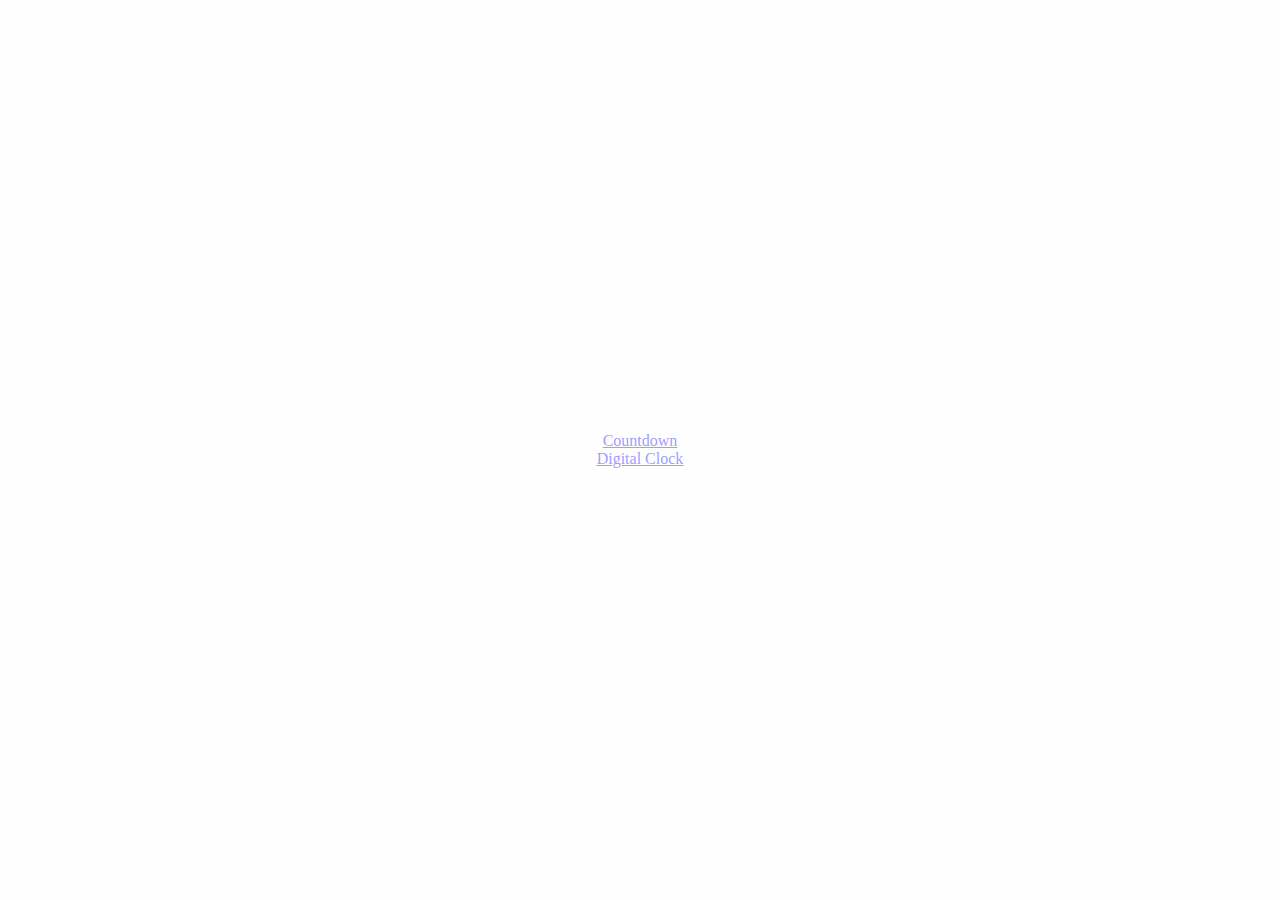
<file: index.html>
<!DOCTYPE html>
<html lang="en">

<head>
    <meta charset="UTF-8">
    <meta name="viewport" content="width=device-width, initial-scale=1.0">
    <title>Tool Kit</title>
    <link rel="shortcut icon" href="favicon.ico" type="image/x-icon">
    <link href="https://cdn.jsdelivr.net/npm/bootstrap@5.0.2/dist/css/bootstrap.min.css" rel="stylesheet" integrity="sha384-EVSTQN3/azprG1Anm3QDgpJLIm9Nao0Yz1ztcQTwFspd3yD65VohhpuuCOmLASjC" crossorigin="anonymous">
    <link rel="stylesheet" href="https://cdn.jsdelivr.net/npm/bootstrap-icons@1.11.3/font/bootstrap-icons.min.css">
    <link rel="stylesheet" href="style.css">
</head>

<body>
    <div id="countdown">
        <a href="./countdown-timer">Countdown</a>
        <a href="./clock">Digital Clock</a>
    </div>

    <!-- JavaScript File -->
    <script src="https://cdn.jsdelivr.net/npm/bootstrap@5.0.2/dist/js/bootstrap.bundle.min.js" integrity="sha384-MrcW6ZMFYlzcLA8Nl+NtUVF0sA7MsXsP1UyJoMp4YLEuNSfAP+JcXn/tWtIaxVXM" crossorigin="anonymous"></script>
    <script src="./index.js"></script>
</body>

</html>
</file>
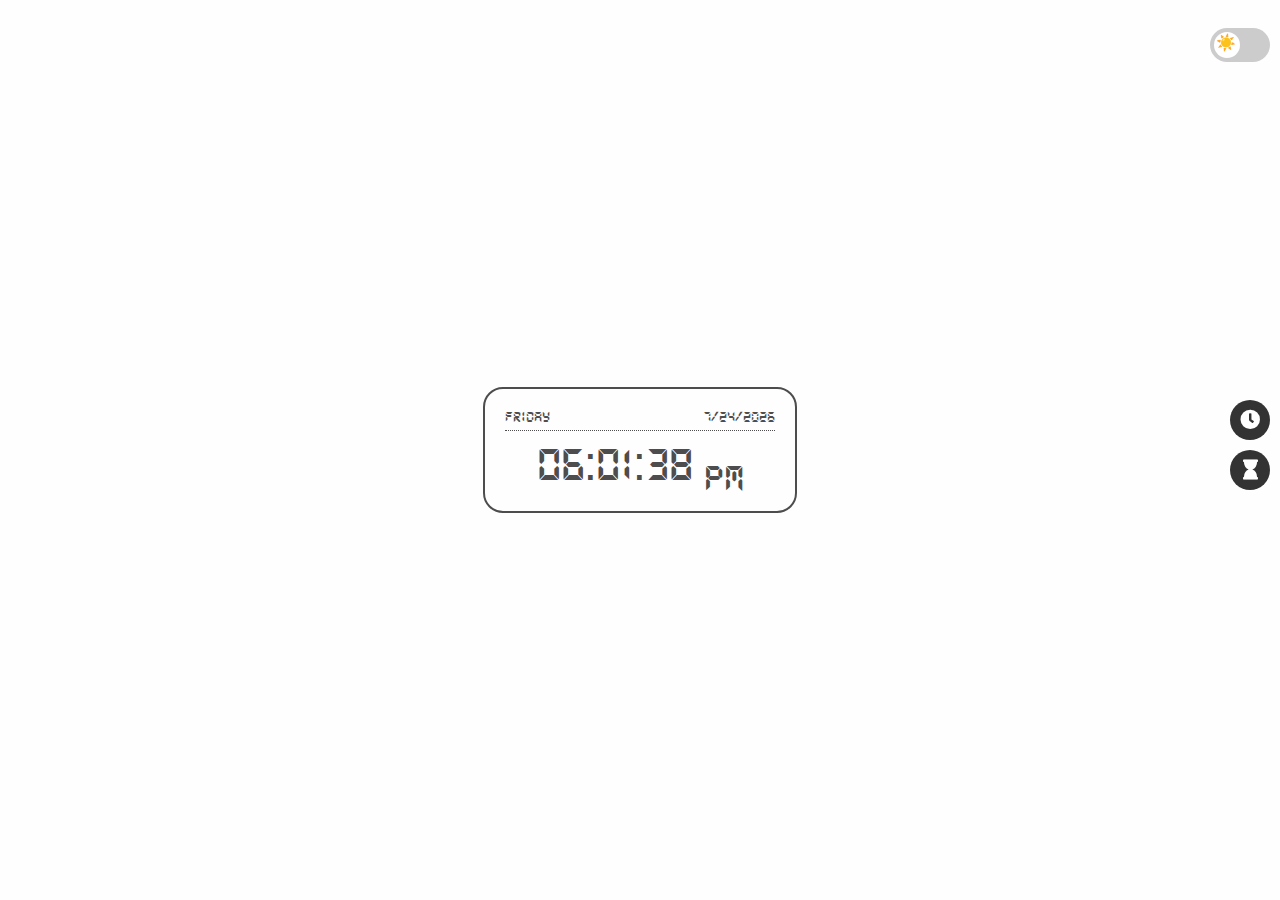
<file: clock/index.html>
<!DOCTYPE html>
<html lang="en">
<head>
    <meta charset="UTF-8">
    <meta name="viewport" content="width=device-width, initial-scale=1.0">
    <title>Countdown Timer</title>
    <link rel="shortcut icon" href="../favicon.ico" type="image/x-icon">
    <link href="https://cdn.jsdelivr.net/npm/bootstrap@5.0.2/dist/css/bootstrap.min.css" rel="stylesheet"
          integrity="sha384-EVSTQN3/azprG1Anm3QDgpJLIm9Nao0Yz1ztcQTwFspd3yD65VohhpuuCOmLASjC" crossorigin="anonymous">
    <link rel="stylesheet" href="https://cdnjs.cloudflare.com/ajax/libs/font-awesome/5.15.3/css/all.min.css">
    <link rel="stylesheet" href="https://cdn.jsdelivr.net/npm/bootstrap-icons@1.11.3/font/bootstrap-icons.min.css">
    <link rel="stylesheet" href="../style.css?v=1">
</head>
<body><div class="floating-menu">
    <label class="toggle-switch">
        <input type="checkbox" id="themeToggle">
        <span class="switch">
            <span class="icon light">☀️</span> <!-- Light theme icon -->
            <span class="icon dark">🌙</span> <!-- Dark theme icon -->
        </span>
    </label>
</div>
<div class="floating-menu">
    <a href="../clock"><i class="fas fa-clock"></i></a>
    <a href="../countdown-timer"><i class="fas fa-hourglass"></i></a>
</div>
<div id="countdown">
    <div id="clcok-block">
        <div class="row1">
            <div id="dayOfWeek"></div>
            <div id="currentDate"></div>
        </div>
        <div class="row2">
            <div id="clock"></div>
        </div>
    </div>
</div>

<!-- JavaScript File -->
<script src="https://cdn.jsdelivr.net/npm/bootstrap@5.0.2/dist/js/bootstrap.bundle.min.js"
        integrity="sha384-MrcW6ZMFYlzcLA8Nl+NtUVF0sA7MsXsP1UyJoMp4YLEuNSfAP+JcXn/tWtIaxVXM"
        crossorigin="anonymous"></script>
<script src="../index.js?v=1"></script>
<script src="./app.js?v=1"></script>
</body>
</html>
</file>
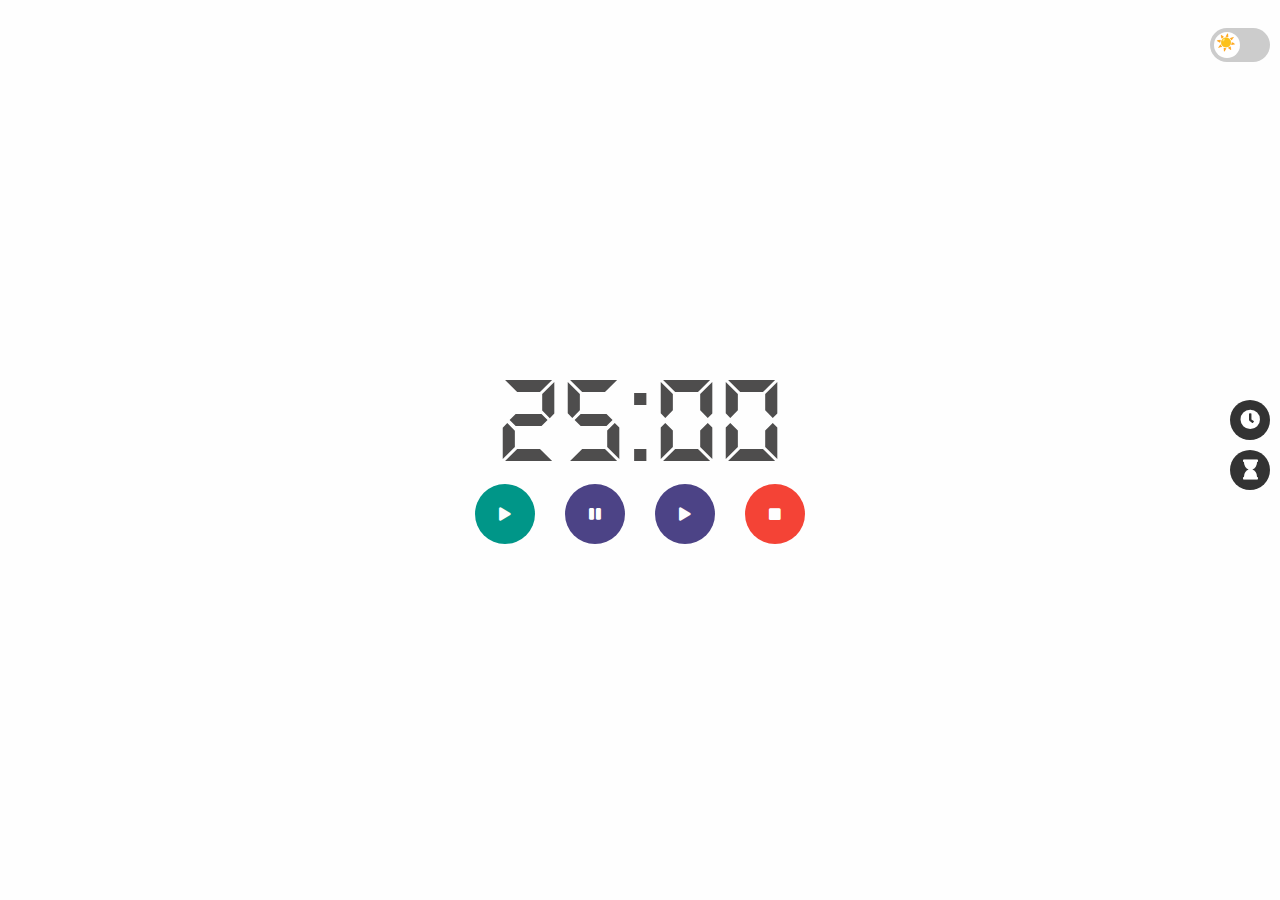
<file: countdown-timer/index.html>
<!DOCTYPE html>
<html lang="en">
<head>
    <meta charset="UTF-8">
    <meta name="viewport" content="width=device-width, initial-scale=1.0">
    <title>Countdown Timer</title>
    <link rel="shortcut icon" href="../favicon.ico" type="image/x-icon">
    <link href="https://cdn.jsdelivr.net/npm/bootstrap@5.0.2/dist/css/bootstrap.min.css" rel="stylesheet"
          integrity="sha384-EVSTQN3/azprG1Anm3QDgpJLIm9Nao0Yz1ztcQTwFspd3yD65VohhpuuCOmLASjC" crossorigin="anonymous">
    <link rel="stylesheet" href="https://cdnjs.cloudflare.com/ajax/libs/font-awesome/5.15.3/css/all.min.css">
    <link rel="stylesheet" href="https://cdn.jsdelivr.net/npm/bootstrap-icons@1.11.3/font/bootstrap-icons.min.css">
    <link rel="stylesheet" href="../style.css?v=1">
</head>
<body>

<div class="floating-menu">
    <label class="toggle-switch">
        <input type="checkbox" id="themeToggle">
        <span class="switch">
            <span class="icon light">☀️</span> <!-- Light theme icon -->
            <span class="icon dark">🌙</span> <!-- Dark theme icon -->
        </span>
    </label>
</div>
    <div class="floating-menu">
    <a href="../clock"><i class="fas fa-clock"></i></a>
    <a href="../countdown-timer"><i class="fas fa-hourglass"></i></a>
</div>
<div id="countdown">
    <h1 id="timer">25:00</h1>
    <div id="timer-settings">
        <button id="start-btn" type="button" onclick="timer.start('25')"><i class="fas fa-solid fa-play"></i></button>
        <button id="pause-btn" type="button" onclick="timer.pause()"><i class="fas fa-solid fa-pause"></i></button>
        <button id="pause-btn" type="button" onclick="timer.resume()"><i class="fas fa-solid fa-play"></i></button>
        <button id="break-btn" type="button" onclick="timer.start('5')"><i class="fas fa-solid fa-stop"></i></button>
    </div>
</div>

<!-- JavaScript File -->
<script src="https://cdn.jsdelivr.net/npm/bootstrap@5.0.2/dist/js/bootstrap.bundle.min.js"
        integrity="sha384-MrcW6ZMFYlzcLA8Nl+NtUVF0sA7MsXsP1UyJoMp4YLEuNSfAP+JcXn/tWtIaxVXM"
        crossorigin="anonymous"></script>
<script src="../index.js?v=1"></script>
<script src="./app.js?v=1"></script>
</body>
</html>
</file>
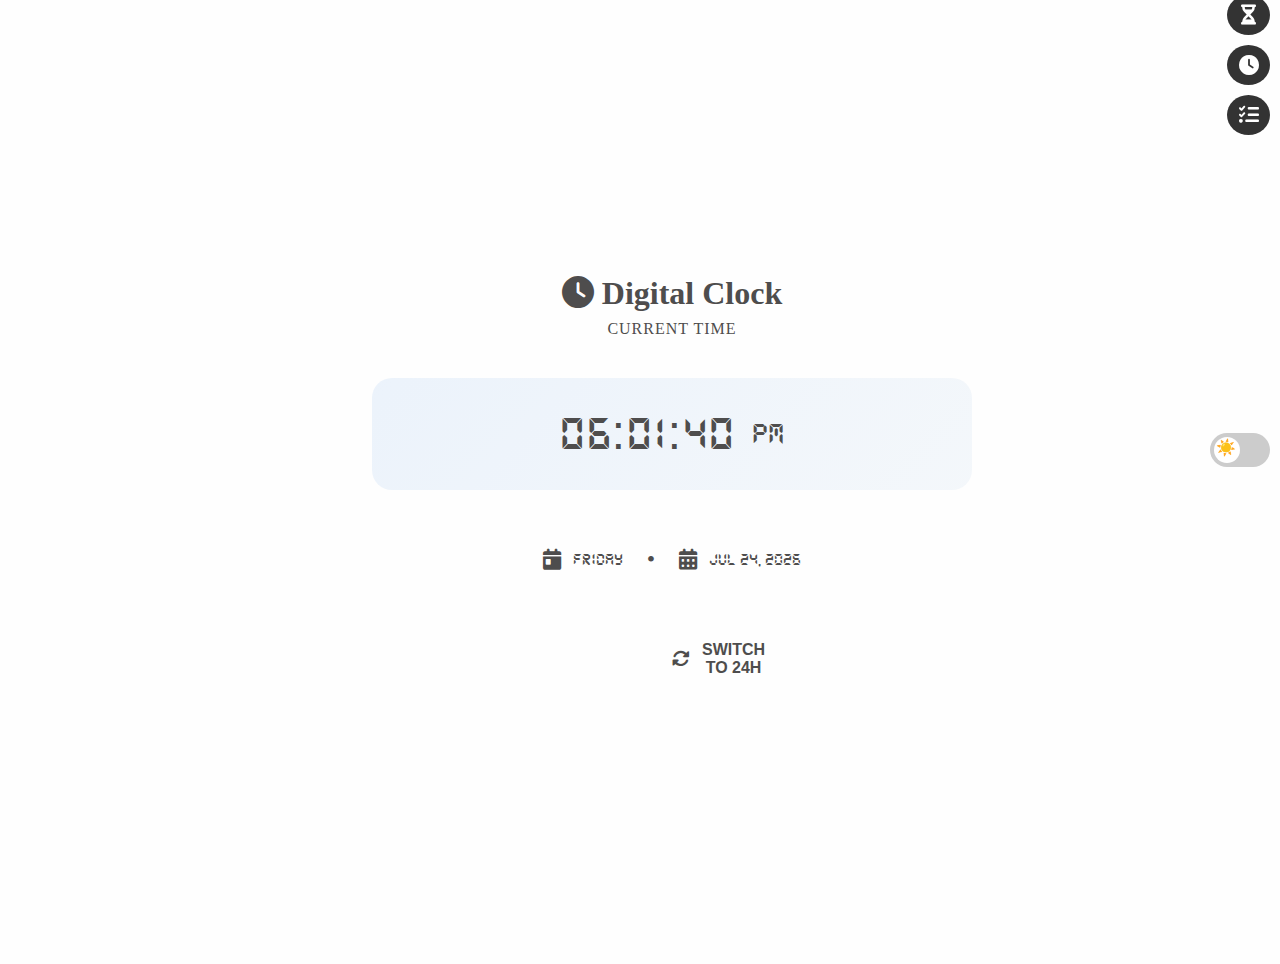
<file: tools/clock/index.html>
<!DOCTYPE html>
<html lang="en">

    <head>
        <meta charset="UTF-8">
        <meta name="viewport" content="width=device-width, initial-scale=1.0">

        <!-- Google Tag Manager -->
        <script>(function (w, d, s, l, i) {
                w[l] = w[l] || []; w[l].push({
                    'gtm.start':
                        new Date().getTime(), event: 'gtm.js'
                }); var f = d.getElementsByTagName(s)[0],
                    j = d.createElement(s), dl = l != 'dataLayer' ? '&l=' + l : ''; j.async = true; j.src =
                        'https://www.googletagmanager.com/gtm.js?id=' + i + dl; f.parentNode.insertBefore(j, f);
            })(window, document, 'script', 'dataLayer', 'GTM-W7VK6WC7');</script>
        <!-- End Google Tag Manager -->

        <!-- Primary Meta Tags -->
        <title>Digital Clock - Current Time Display | Tool Kit</title>
        <meta name="description"
            content="Beautiful digital clock with real-time display. Features 12h/24h format toggle, day of the week, and current date. Free online clock tool.">
        <meta name="author" content="Biswajit">

        <!-- Open Graph / Facebook -->
        <meta property="og:type" content="website">
        <meta property="og:url" content="https://tools.biswajit.online/tools/clock/">
        <meta property="og:title" content="Digital Clock - Current Time Display">
        <meta property="og:description"
            content="Beautiful digital clock with real-time display. Features 12h/24h format toggle, day of the week, and current date.">
        <meta property="og:image" content="https://tools.biswajit.online/icons/clock.png">

        <!-- Twitter -->
        <meta property="twitter:card" content="summary_large_image">
        <meta property="twitter:url" content="https://tools.biswajit.online/tools/clock/">
        <meta property="twitter:title" content="Digital Clock - Current Time Display">
        <meta property="twitter:description"
            content="Beautiful digital clock with real-time display. Features 12h/24h format toggle, day of the week, and current date.">
        <meta property="twitter:image" content="https://tools.biswajit.online/icons/clock.png">

        <!-- Favicon -->
        <link rel="shortcut icon" href="../../favicon.ico" type="image/x-icon">

        <!-- Stylesheets -->
        <link rel="stylesheet" href="https://cdnjs.cloudflare.com/ajax/libs/font-awesome/6.4.0/css/all.min.css">
        <link rel="stylesheet" href="../../style.css">
        <link rel="stylesheet" href="./style.css">

        <!-- Structured Data / Schema.org -->
        <script type="application/ld+json">
        {
            "@context": "https://schema.org",
            "@type": "WebApplication",
            "name": "Digital Clock",
            "description": "A digital clock displaying current time with 12h/24h format toggle, day of the week, and date. Real-time updates every second.",
            "url": "https://tools.biswajit.online/tools/clock/",
            "applicationCategory": "UtilitiesApplication",
            "operatingSystem": "Any",
            "offers": {
                "@type": "Offer",
                "price": "0",
                "priceCurrency": "USD"
            },
            "featureList": [
                "Real-time clock updates every second",
                "12-hour and 24-hour format toggle",
                "Day of the week display",
                "Current date display",
                "Large digital font for easy reading",
                "Responsive design for all devices"
            ],
            "author": {
                "@type": "Person",
                "name": "Biswajit"
            },
            "aggregateRating": {
                "@type": "AggregateRating",
                "ratingValue": "4.7",
                "ratingCount": "180"
            }
        }
        </script>
    </head>

    <body>
        <!-- Google Tag Manager (noscript) -->
        <noscript><iframe src="https://www.googletagmanager.com/ns.html?id=GTM-W7VK6WC7" height="0" width="0"
                style="display:none;visibility:hidden"></iframe></noscript>
        <!-- End Google Tag Manager (noscript) -->

        <!-- Theme Toggle Menu -->
        <div class="floating-menu">
            <label class="toggle-switch">
                <input type="checkbox" id="themeToggle">
                <span class="switch">
                    <span class="icon light">☀️</span>
                    <span class="icon dark">🌙</span>
                </span>
            </label>
        </div>

        <!-- Navigation Menu -->
        <div class="floating-menu" id="floatingNav">
            <a href="../../" title="Home" data-page="home">
                <i class="fas fa-home"></i>
            </a>
            <a href="../countdown-timer" title="Countdown" data-page="countdown">
                <i class="fas fa-hourglass-half"></i>
            </a>
            <a href="../clock" title="Clock" data-page="clock">
                <i class="fas fa-clock"></i>
            </a>
            <a href="../todo" title="Todo List" data-page="todo">
                <i class="fas fa-tasks"></i>
            </a>
        </div>

        <!-- Main Content -->
        <div id="countdown">
            <div class="clock-container">
                <!-- Header -->
                <div class="clock-header">
                    <h1><i class="fas fa-clock"></i> Digital Clock</h1>
                    <p class="clock-subtitle">Current Time</p>
                </div>

                <!-- Clock Display -->
                <div class="clock-display">
                    <div class="time-wrapper">
                        <div class="time-content">
                            <div id="clock" class="clock-time">12:00:00</div>
                            <div id="ampm" class="clock-period">AM</div>
                        </div>
                    </div>
                </div>

                <!-- Date Display -->
                <div class="date-display">
                    <div class="date-row">
                        <div class="date-item">
                            <i class="fas fa-calendar-day"></i>
                            <span id="dayOfWeek">Monday</span>
                        </div>
                        <div class="date-divider">•</div>
                        <div class="date-item">
                            <i class="fas fa-calendar-alt"></i>
                            <span id="currentDate">01/01/2025</span>
                        </div>
                    </div>
                </div>

                <!-- Time Format Toggle -->
                <div class="format-toggle">
                    <button id="format-btn" class="format-btn" onclick="clock.toggleFormat()">
                        <i class="fas fa-sync-alt"></i>
                        <span id="format-text">Switch to 24h</span>
                    </button>
                </div>
            </div>
        </div>

        <!-- JavaScript -->
        <script src="../../index.js"></script>
        <script src="./app.js"></script>
    </body>

</html>
</file>
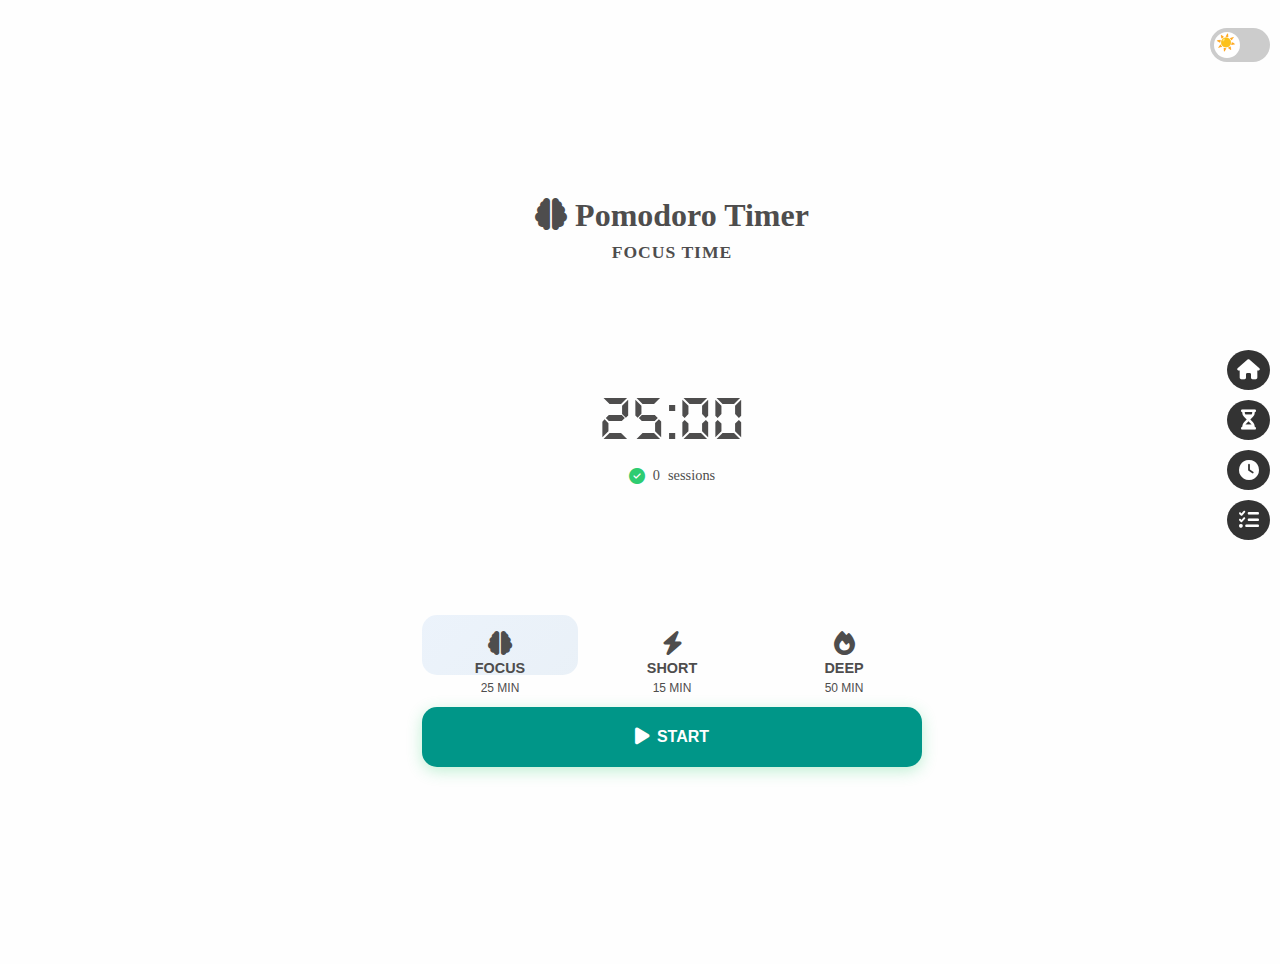
<file: tools/countdown-timer/index.html>
<!DOCTYPE html>
<html lang="en">

    <head>
        <meta charset="UTF-8">
        <meta name="viewport" content="width=device-width, initial-scale=1.0">

        <!-- Primary Meta Tags -->
        <title>Pomodoro Timer - Focus & Productivity Tool | Tool Kit</title>
        <meta name="description"
            content="Free Pomodoro timer to boost your productivity with focus sessions and breaks. Features 25/15/50 minute presets, session tracking, and automatic break reminders.">
        <meta name="author" content="Biswajit">

        <!-- Open Graph / Facebook -->
        <meta property="og:type" content="website">
        <meta property="og:url" content="https://tools.biswajit.online/tools/countdown-timer/">
        <meta property="og:title" content="Pomodoro Timer - Focus & Productivity Tool">
        <meta property="og:description"
            content="Free Pomodoro timer to boost your productivity with focus sessions and breaks. Features 25/15/50 minute presets and session tracking.">
        <meta property="og:image" content="https://tools.biswajit.online/icons/countdown-timer.png">

        <!-- Twitter -->
        <meta property="twitter:card" content="summary_large_image">
        <meta property="twitter:url" content="https://tools.biswajit.online/tools/countdown-timer/">
        <meta property="twitter:title" content="Pomodoro Timer - Focus & Productivity Tool">
        <meta property="twitter:description"
            content="Free Pomodoro timer to boost your productivity with focus sessions and breaks. Features 25/15/50 minute presets and session tracking.">
        <meta property="twitter:image" content="https://tools.biswajit.online/icons/countdown-timer.png">

        <!-- Favicon -->
        <link rel="shortcut icon" href="../../favicon.ico" type="image/x-icon">

        <!-- Stylesheets -->
        <link rel="stylesheet" href="https://cdnjs.cloudflare.com/ajax/libs/font-awesome/6.4.0/css/all.min.css">
        <link rel="stylesheet" href="../../style.css">
        <link rel="stylesheet" href="./style.css">

        <!-- Structured Data / Schema.org -->
        <script type="application/ld+json">
        {
            "@context": "https://schema.org",
            "@type": "WebApplication",
            "name": "Pomodoro Timer",
            "description": "A Pomodoro timer to boost productivity with focus sessions and automatic breaks. Features multiple presets (25, 15, 50 minutes) and session tracking.",
            "url": "https://tools.biswajit.online/tools/countdown-timer/",
            "applicationCategory": "UtilitiesApplication",
            "operatingSystem": "Any",
            "offers": {
                "@type": "Offer",
                "price": "0",
                "priceCurrency": "USD"
            },
            "featureList": [
                "Focus timer with 25/15/50 minute presets",
                "Circular progress indicator",
                "Session counter and tracking",
                "Automatic 5-minute break reminders",
                "Audio notification on completion",
                "Start/Stop controls"
            ],
            "author": {
                "@type": "Person",
                "name": "Biswajit"
            },
            "aggregateRating": {
                "@type": "AggregateRating",
                "ratingValue": "4.9",
                "ratingCount": "200"
            }
        }
        </script>
    </head>

    <body>
        <!-- Theme Toggle Menu -->
        <div class="floating-menu">
            <label class="toggle-switch">
                <input type="checkbox" id="themeToggle">
                <span class="switch">
                    <span class="icon light">☀️</span>
                    <span class="icon dark">🌙</span>
                </span>
            </label>
        </div>

        <!-- Navigation Menu -->
        <div class="floating-menu" id="floatingNav">
            <a href="../../" title="Home" data-page="home">
                <i class="fas fa-home"></i>
            </a>
            <a href="../countdown-timer" title="Countdown" data-page="countdown">
                <i class="fas fa-hourglass-half"></i>
            </a>
            <a href="../clock" title="Clock" data-page="clock">
                <i class="fas fa-clock"></i>
            </a>
            <a href="../todo" title="Todo List" data-page="todo">
                <i class="fas fa-tasks"></i>
            </a>
        </div>

        <!-- Main Content -->
        <div id="countdown">
            <div class="pomodoro-container">
                <!-- Header -->
                <div class="pomodoro-header">
                    <h1><i class="fas fa-brain"></i> Pomodoro Timer</h1>
                    <p class="session-label" id="sessionLabel">Focus Time</p>
                </div>

                <!-- Timer Display with Progress Ring -->
                <div class="timer-display">
                    <div class="timer-circle">
                        <svg class="progress-ring" width="280" height="280">
                            <circle class="progress-ring-bg" cx="140" cy="140" r="120"></circle>
                            <circle class="progress-ring-circle" cx="140" cy="140" r="120" id="progressCircle"></circle>
                        </svg>
                        <div class="timer-content">
                            <h1 id="timer">25:00</h1>
                            <div class="session-count">
                                <i class="fas fa-check-circle"></i>
                                <span id="sessionCount">0</span> sessions
                            </div>
                        </div>
                    </div>
                </div>

                <!-- Timer Presets -->
                <div class="timer-presets">
                    <button class="preset-btn active" onclick="timer.setPreset(25, 'Focus Time')" data-minutes="25">
                        <i class="fas fa-brain"></i>
                        <span>Focus</span>
                        <small>25 min</small>
                    </button>
                    <button class="preset-btn" onclick="timer.setPreset(15, 'Short Focus')" data-minutes="15">
                        <i class="fas fa-bolt"></i>
                        <span>Short</span>
                        <small>15 min</small>
                    </button>
                    <button class="preset-btn" onclick="timer.setPreset(50, 'Deep Work')" data-minutes="50">
                        <i class="fas fa-fire"></i>
                        <span>Deep</span>
                        <small>50 min</small>
                    </button>
                </div>

                <!-- Timer Controls -->
                <div class="timer-controls">
                    <button id="start-btn" class="control-btn primary" onclick="timer.start()">
                        <i class="fas fa-play"></i>
                        <span>Start</span>
                    </button>
                    <button id="stop-btn" class="control-btn secondary" onclick="timer.stop()" style="display: none;">
                        <i class="fas fa-stop"></i>
                        <span>Stop</span>
                    </button>
                    <button id="rest-btn" class="control-btn rest" onclick="timer.takeBreak()" style="display: none;">
                        <i class="fas fa-coffee"></i>
                        <span>Take Break</span>
                    </button>
                </div>
            </div>
        </div>

        <!-- JavaScript -->
        <script src="../../index.js"></script>
        <script src="./app.js"></script>
    </body>

</html>
</file>
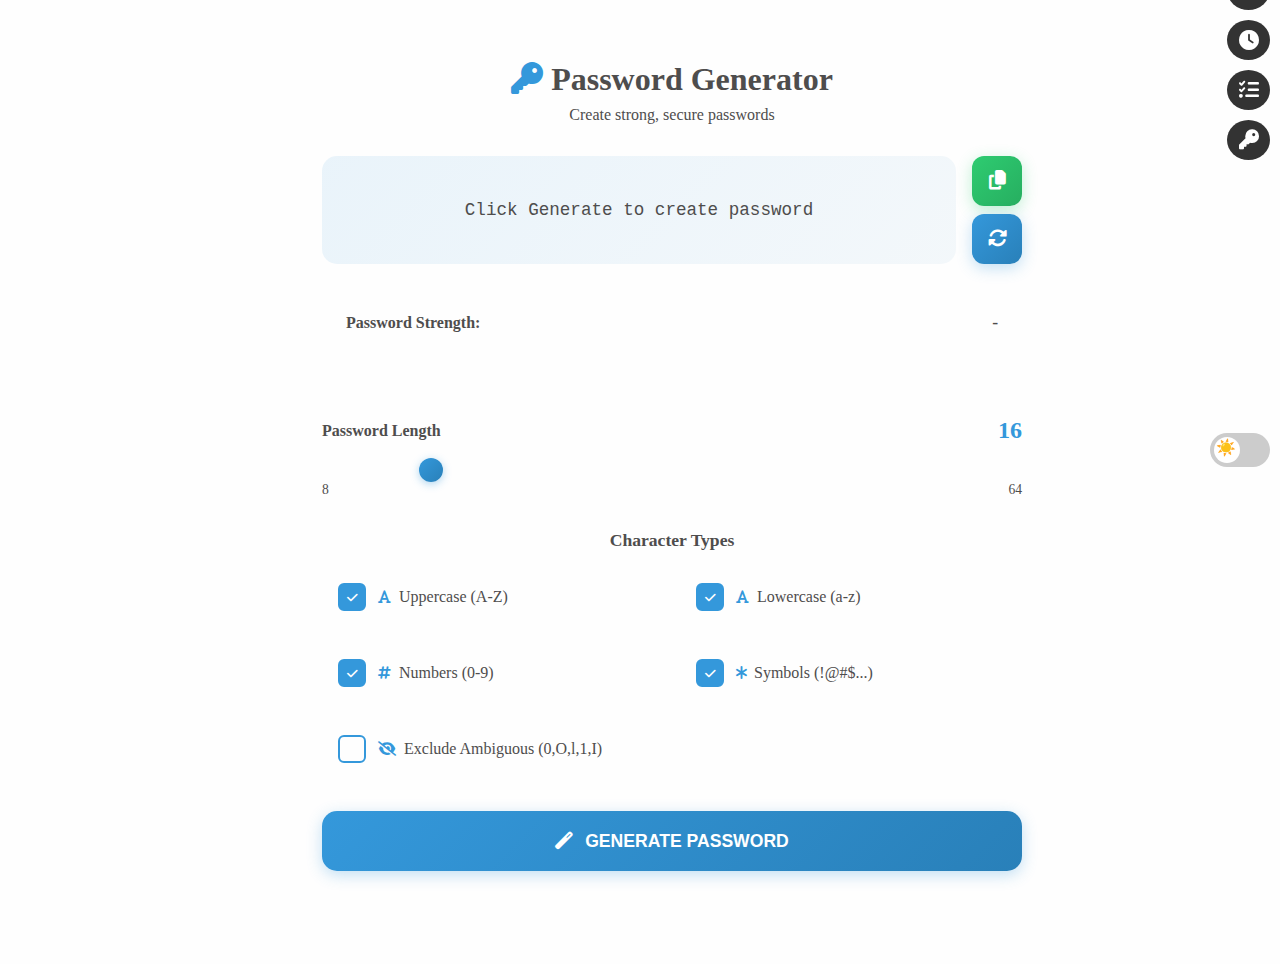
<file: tools/password-generator/index.html>
<!DOCTYPE html>
<html lang="en">

    <head>
        <meta charset="UTF-8">
        <meta name="viewport" content="width=device-width, initial-scale=1.0">

        <!-- Google Tag Manager -->
        <script>(function (w, d, s, l, i) {
                w[l] = w[l] || []; w[l].push({
                    'gtm.start':
                        new Date().getTime(), event: 'gtm.js'
                }); var f = d.getElementsByTagName(s)[0],
                    j = d.createElement(s), dl = l != 'dataLayer' ? '&l=' + l : ''; j.async = true; j.src =
                        'https://www.googletagmanager.com/gtm.js?id=' + i + dl; f.parentNode.insertBefore(j, f);
            })(window, document, 'script', 'dataLayer', 'GTM-W7VK6WC7');</script>
        <!-- End Google Tag Manager -->

        <!-- Primary Meta Tags -->
        <title>Password Generator - Create Strong Secure Passwords | Tool Kit</title>
        <meta name="description"
            content="Generate strong, secure, and random passwords with our free password generator. Customize length, use uppercase, lowercase, numbers, and symbols. Includes password strength meter and history.">
        <meta name="author" content="Biswajit">

        <!-- Open Graph / Facebook -->
        <meta property="og:type" content="website">
        <meta property="og:url" content="https://tools.biswajit.online/tools/password-generator/">
        <meta property="og:title" content="Password Generator - Create Strong Secure Passwords">
        <meta property="og:description"
            content="Generate strong, secure, and random passwords with customizable options. Free online password generator with strength meter.">
        <meta property="og:image" content="https://tools.biswajit.online/icons/password-generator.png">

        <!-- Twitter -->
        <meta property="twitter:card" content="summary_large_image">
        <meta property="twitter:url" content="https://tools.biswajit.online/tools/password-generator/">
        <meta property="twitter:title" content="Password Generator - Create Strong Secure Passwords">
        <meta property="twitter:description"
            content="Generate strong, secure, and random passwords with customizable options. Free online password generator with strength meter.">
        <meta property="twitter:image" content="https://tools.biswajit.online/icons/password-generator.png">

        <!-- Favicon -->
        <link rel="shortcut icon" href="../../favicon.ico" type="image/x-icon">

        <!-- Stylesheets -->
        <link rel="stylesheet" href="https://cdnjs.cloudflare.com/ajax/libs/font-awesome/6.4.0/css/all.min.css">
        <link rel="stylesheet" href="../../style.css">
        <link rel="stylesheet" href="./style.css">

        <!-- Structured Data / Schema.org -->
        <script type="application/ld+json">
    {
        "@context": "https://schema.org",
        "@type": "WebApplication",
        "name": "Password Generator",
        "description": "Generate strong, secure, and random passwords with customizable options including length, character types, and strength meter.",
        "url": "https://tools.biswajit.online/tools/password-generator/",
        "applicationCategory": "UtilitiesApplication",
        "operatingSystem": "Any",
        "offers": {
            "@type": "Offer",
            "price": "0",
            "priceCurrency": "USD"
        },
        "featureList": [
            "Customizable password length (8-64 characters)",
            "Multiple character types (uppercase, lowercase, numbers, symbols)",
            "Password strength meter with entropy calculation",
            "Exclude ambiguous characters option",
            "Password history with copy functionality",
            "Cryptographically secure random generation"
        ],
        "author": {
            "@type": "Person",
            "name": "Biswajit"
        },
        "aggregateRating": {
            "@type": "AggregateRating",
            "ratingValue": "4.8",
            "ratingCount": "150"
        }
    }
    </script>
    </head>

    <body>
        <!-- Google Tag Manager (noscript) -->
        <noscript><iframe src="https://www.googletagmanager.com/ns.html?id=GTM-W7VK6WC7" height="0" width="0"
                style="display:none;visibility:hidden"></iframe></noscript>
        <!-- End Google Tag Manager (noscript) -->

        <!-- Theme Toggle Menu -->
        <div class="floating-menu">
            <label class="toggle-switch">
                <input type="checkbox" id="themeToggle">
                <span class="switch">
                    <span class="icon light">☀️</span>
                    <span class="icon dark">🌙</span>
                </span>
            </label>
        </div>

        <!-- Navigation Menu -->
        <div class="floating-menu" id="floatingNav">
            <a href="../../" title="Home" data-page="home">
                <i class="fas fa-home"></i>
            </a>
            <a href="../countdown-timer" title="Countdown" data-page="countdown">
                <i class="fas fa-hourglass-half"></i>
            </a>
            <a href="../clock" title="Clock" data-page="clock">
                <i class="fas fa-clock"></i>
            </a>
            <a href="../todo" title="Todo List" data-page="todo">
                <i class="fas fa-tasks"></i>
            </a>
            <a href="../password-generator" title="Password Generator" data-page="password-generator">
                <i class="fas fa-key"></i>
            </a>
        </div>

        <!-- Main Content -->
        <div id="countdown">
            <div class="password-container">
                <!-- Header -->
                <div class="password-header">
                    <h1><i class="fas fa-key"></i> Password Generator</h1>
                    <p class="password-subtitle">Create strong, secure passwords</p>
                </div>

                <!-- Password Display -->
                <div class="password-display-section">
                    <div class="password-display" id="passwordDisplay">
                        <span id="generatedPassword">Click Generate to create password</span>
                    </div>
                    <div class="password-actions">
                        <button class="action-icon-btn copy-btn" id="copyBtn" onclick="passwordGen.copyPassword()"
                            title="Copy to clipboard">
                            <i class="fas fa-copy"></i>
                        </button>
                        <button class="action-icon-btn refresh-btn" onclick="passwordGen.generatePassword()"
                            title="Regenerate">
                            <i class="fas fa-sync-alt"></i>
                        </button>
                    </div>
                </div>

                <!-- Password Strength Meter -->
                <div class="strength-meter-section">
                    <div class="strength-label">
                        <span>Password Strength:</span>
                        <span id="strengthText" class="strength-text">-</span>
                    </div>
                    <div class="strength-bar">
                        <div id="strengthBar" class="strength-bar-fill"></div>
                    </div>
                    <div class="strength-info">
                        <span id="entropyText" class="entropy-text"></span>
                    </div>
                </div>

                <!-- Length Slider -->
                <div class="length-section">
                    <div class="length-header">
                        <label>Password Length</label>
                        <span id="lengthValue" class="length-value">16</span>
                    </div>
                    <input type="range" id="lengthSlider" class="length-slider" min="8" max="64" value="16"
                        oninput="passwordGen.updateLength(this.value)">
                    <div class="length-labels">
                        <span>8</span>
                        <span>64</span>
                    </div>
                </div>

                <!-- Character Options -->
                <div class="options-section">
                    <h3 class="options-title">Character Types</h3>
                    <div class="options-grid">
                        <label class="option-item">
                            <input type="checkbox" id="uppercaseCheck" checked onchange="passwordGen.savePreferences()">
                            <span class="option-checkbox"></span>
                            <span class="option-label">
                                <i class="fas fa-font"></i>
                                Uppercase (A-Z)
                            </span>
                        </label>

                        <label class="option-item">
                            <input type="checkbox" id="lowercaseCheck" checked onchange="passwordGen.savePreferences()">
                            <span class="option-checkbox"></span>
                            <span class="option-label">
                                <i class="fas fa-font"></i>
                                Lowercase (a-z)
                            </span>
                        </label>

                        <label class="option-item">
                            <input type="checkbox" id="numbersCheck" checked onchange="passwordGen.savePreferences()">
                            <span class="option-checkbox"></span>
                            <span class="option-label">
                                <i class="fas fa-hashtag"></i>
                                Numbers (0-9)
                            </span>
                        </label>

                        <label class="option-item">
                            <input type="checkbox" id="symbolsCheck" checked onchange="passwordGen.savePreferences()">
                            <span class="option-checkbox"></span>
                            <span class="option-label">
                                <i class="fas fa-asterisk"></i>
                                Symbols (!@#$...)
                            </span>
                        </label>

                        <label class="option-item">
                            <input type="checkbox" id="ambiguousCheck" onchange="passwordGen.savePreferences()">
                            <span class="option-checkbox"></span>
                            <span class="option-label">
                                <i class="fas fa-eye-slash"></i>
                                Exclude Ambiguous (0,O,l,1,I)
                            </span>
                        </label>
                    </div>
                </div>

                <!-- Generate Button -->
                <div class="generate-section">
                    <button class="generate-btn" onclick="passwordGen.generatePassword()">
                        <i class="fas fa-magic"></i>
                        Generate Password
                    </button>
                </div>
            </div>
        </div>

        <!-- JavaScript -->
        <script src="../../index.js"></script>
        <script src="./app.js"></script>
    </body>

</html>
</file>
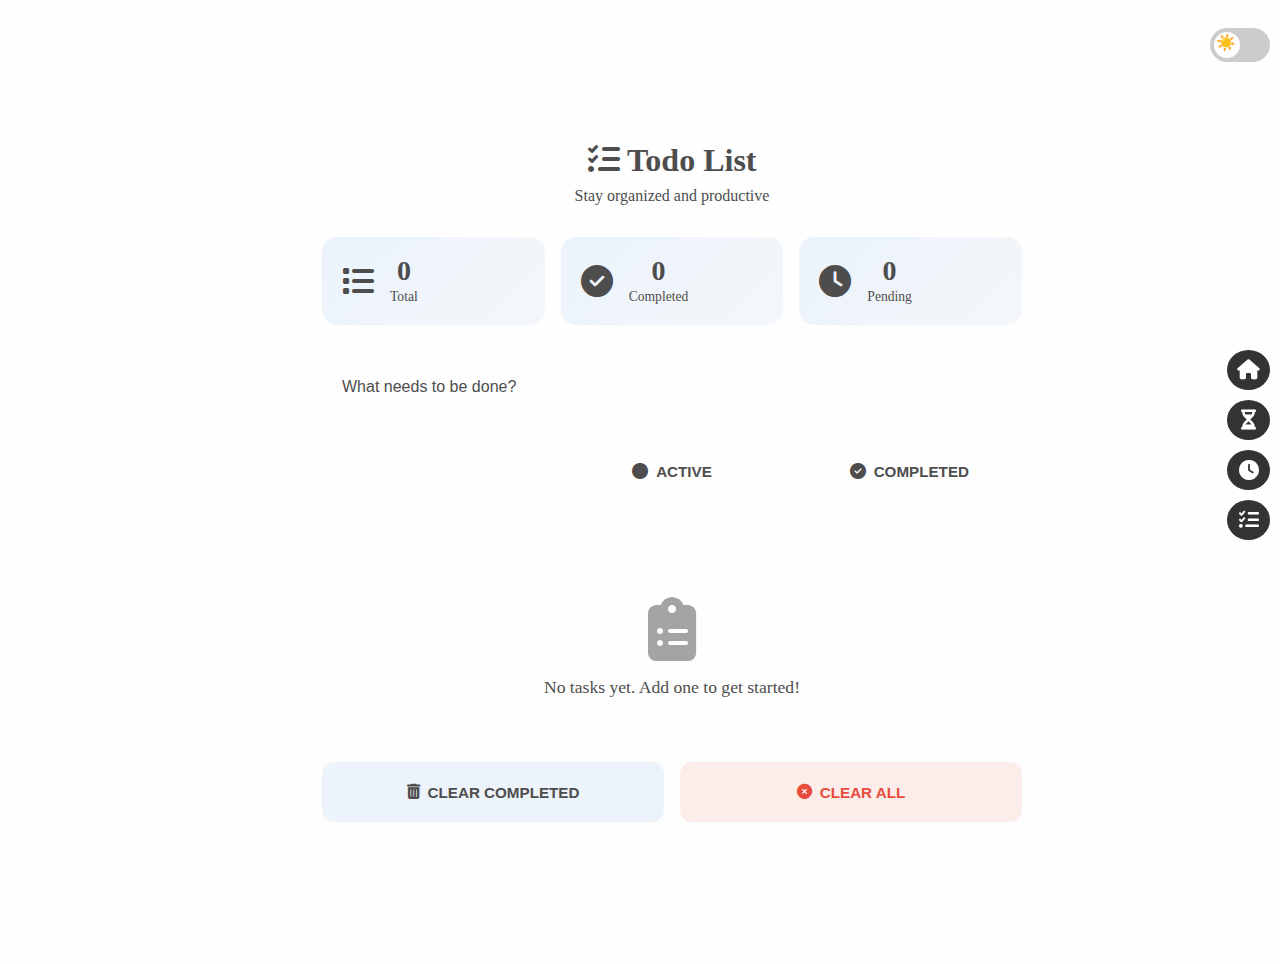
<file: tools/todo/index.html>
<!DOCTYPE html>
<html lang="en">

    <head>
        <meta charset="UTF-8">
        <meta name="viewport" content="width=device-width, initial-scale=1.0">
        <title>Todo List - Task Manager</title>
        <meta name="description" content="A beautiful todo list to manage your tasks and stay organized">
        <link rel="shortcut icon" href="../favicon.ico" type="image/x-icon">
        <link rel="stylesheet" href="https://cdnjs.cloudflare.com/ajax/libs/font-awesome/6.4.0/css/all.min.css">
        <link rel="stylesheet" href="../../style.css">
        <link rel="stylesheet" href="./style.css">
    </head>

    <body>
        <!-- Theme Toggle Menu -->
        <div class="floating-menu">
            <label class="toggle-switch">
                <input type="checkbox" id="themeToggle">
                <span class="switch">
                    <span class="icon light">☀️</span>
                    <span class="icon dark">🌙</span>
                </span>
            </label>
        </div>

        <!-- Navigation Menu -->
        <div class="floating-menu" id="floatingNav">
            <a href="../../" title="Home" data-page="home">
                <i class="fas fa-home"></i>
            </a>
            <a href="../countdown-timer" title="Countdown" data-page="countdown">
                <i class="fas fa-hourglass-half"></i>
            </a>
            <a href="../clock" title="Clock" data-page="clock">
                <i class="fas fa-clock"></i>
            </a>
            <a href="../todo" title="Todo List" data-page="todo">
                <i class="fas fa-tasks"></i>
            </a>
        </div>

        <!-- Main Content -->
        <div id="countdown">
            <div class="todo-container">
                <!-- Header -->
                <div class="todo-header">
                    <h1><i class="fas fa-tasks"></i> Todo List</h1>
                    <p class="todo-subtitle">Stay organized and productive</p>
                </div>

                <!-- Stats -->
                <div class="todo-stats">
                    <div class="stat-item">
                        <i class="fas fa-list"></i>
                        <div class="stat-info">
                            <span class="stat-value" id="totalTasks">0</span>
                            <span class="stat-label">Total</span>
                        </div>
                    </div>
                    <div class="stat-item">
                        <i class="fas fa-check-circle"></i>
                        <div class="stat-info">
                            <span class="stat-value" id="completedTasks">0</span>
                            <span class="stat-label">Completed</span>
                        </div>
                    </div>
                    <div class="stat-item">
                        <i class="fas fa-clock"></i>
                        <div class="stat-info">
                            <span class="stat-value" id="pendingTasks">0</span>
                            <span class="stat-label">Pending</span>
                        </div>
                    </div>
                </div>

                <!-- Add Task Form -->
                <div class="add-task-section">
                    <div class="add-task-form">
                        <input type="text" id="taskInput" placeholder="What needs to be done?" maxlength="200">
                        <button id="addTaskBtn" onclick="todoList.addTask()">
                            <i class="fas fa-plus"></i>
                            Add Task
                        </button>
                    </div>
                </div>

                <!-- Filter Tabs -->
                <div class="filter-tabs">
                    <button class="filter-tab active" data-filter="all" onclick="todoList.filterTasks('all')">
                        <i class="fas fa-list"></i>
                        All
                    </button>
                    <button class="filter-tab" data-filter="active" onclick="todoList.filterTasks('active')">
                        <i class="fas fa-circle"></i>
                        Active
                    </button>
                    <button class="filter-tab" data-filter="completed" onclick="todoList.filterTasks('completed')">
                        <i class="fas fa-check-circle"></i>
                        Completed
                    </button>
                </div>

                <!-- Task List -->
                <div class="task-list" id="taskList">
                    <!-- Tasks will be inserted here dynamically -->
                </div>

                <!-- Empty State -->
                <div class="empty-state" id="emptyState">
                    <i class="fas fa-clipboard-list"></i>
                    <p>No tasks yet. Add one to get started!</p>
                </div>

                <!-- Action Buttons -->
                <div class="action-buttons">
                    <button class="action-btn secondary" onclick="todoList.clearCompleted()">
                        <i class="fas fa-trash-alt"></i>
                        Clear Completed
                    </button>
                    <button class="action-btn danger" onclick="todoList.clearAll()">
                        <i class="fas fa-times-circle"></i>
                        Clear All
                    </button>
                </div>
            </div>
        </div>

        <!-- JavaScript -->
        <script src="../../index.js"></script>
        <script src="./app.js"></script>
    </body>

</html>
</file>
<file: style.css>
@font-face {
    font-family: "digi-bold";
    src: url(./fonts/ds_digital/DS-DIGIB.TTF);
}

:root {
    color-scheme: dark;
    --primary-colour: #4e4d4d;
    --body-bg: rgba(0, 0, 0, 0);
    --icon-bg: #333;
}

* {
    margin: 0;
    padding: 0;
    outline: 0;
    user-select: none;
}

body {
    color: var(--primary-colour);
    background: var(--body-bg);
}

#countdown {
    text-align: center;
    display: flex;
    width: 100vw;
    height: 100vh;
    flex-direction: column;
    flex-wrap: nowrap;
    justify-content: center;
    align-items: center;
}

#clock,
#timer {
    font-size: 8em;
    font-family: 'digi-bold', 'Courier New', Courier, monospace;
}

#clock {
    font-size: 3em;
}

#currentDate,
#dayOfWeek {
    font-family: 'digi-bold', 'Courier New', Courier, monospace;
}

#timer-settings {
    column-gap: 30px;
    display: flex;
    flex-direction: row;
    flex-wrap: nowrap;
    align-content: center;
    justify-content: center;
    align-items: center;
}

button {
    width: 60px;
    text-transform: uppercase;
    color: #fefefe;
    font-family: sans-serif, 'Courier New', Courier, monospace;
    border-radius: 50%;
    outline: none;
    border: none;
    height: 60px;
}

#start-btn {
    background: #009688;
}

#pause-btn {
    background: #4c4386;
}

#break-btn {
    background: #F44336;
}

#clcok-block {
    min-width: 270px;
    max-width: calc(100% - 62px);
    padding: 20px 20px 5px;
    border: 2px solid var(--primary-colour);
    border-radius: 20px;
}

.row1 {
    border-bottom: 1px dotted var(--primary-colour);
    padding-bottom: 5px;
    display: flex;
    flex-direction: row;
    flex-wrap: nowrap;
    justify-content: space-between;
    align-items: center;
}

.row2 {
    padding-top: 10px;
}

i.bi {
    font-size: 40px;
}

/*Floating Menu*/
.floating-menu {
    position: fixed;
    right: 0;
    color: white;
    z-index: 1000;
    display: flex;
    padding: 10px;
    flex-direction: column;
    top: 5%;
    transform: translateY(-50%);
    flex-wrap: nowrap;
}

.floating-menu:nth-child(2) {
    top: 50%;
}

.floating-menu a {
    color: white;
    text-decoration: none;
    display: flex;
    align-items: center;
    padding: 10px;
    background: var(--icon-bg);
    border-radius: 50%;
    justify-content: center;
    margin-bottom: 10px;
}

.floating-menu i {
    font-size: 20px; /* Adjust icon size as needed */
}

.content {
    padding: 60px 10px 10px 10px; /* Add top padding to make content visible below the menu */
}

/*Theme switch*/
.toggle-switch {
    position: relative;
    display: inline-block;
    width: 60px;
    height: 34px;
}

.toggle-switch input {
    opacity: 0;
    width: 0;
    height: 0;
}

.switch {
    position: absolute;
    cursor: pointer;
    top: 0;
    left: 0;
    right: 0;
    bottom: 0;
    background-color: #ccc;
    transition: background-color 0.4s;
    border-radius: 34px;
}

.switch:before, .switch .icon {
    transition: 0.4s;
}

.switch:before {
    position: absolute;
    content: "";
    height: 26px;
    width: 26px;
    left: 4px;
    bottom: 4px;
    background-color: white;
    border-radius: 50%;
}

input:checked + .switch {
    background-color: #2196F3;
}

input:checked + .switch:before {
    transform: translateX(26px);
}

.icon {
    display: none;
    position: absolute;
    color: white;
}

.icon.light {
    left: 6px;
    top: 5px
}

.icon.dark {
    right: 6px;
    top: 5px;
}

input:checked + .switch .icon.light {
    display: none;
}

input:checked + .switch .icon.dark {
    display: block;
}

input:not(:checked) + .switch .icon.light {
    display: block;
}

input:not(:checked) + .switch .icon.dark {
    display: none;
}
</file>
<file: tools/clock/style.css>
/* ========== DIGITAL CLOCK STYLES ========== */

#countdown {
    display: flex;
    justify-content: center;
    align-items: center;
    min-height: 100vh;
    padding: 2rem;
}

.clock-container {
    background: var(--card-bg);
    border-radius: 30px;
    padding: 3rem 2.5rem;
    box-shadow: 0 10px 40px var(--card-shadow);
    max-width: 600px;
    width: 100%;
    border: 1px solid var(--border-color);
    transition: all 0.3s ease;
}

/* Header */
.clock-header {
    text-align: center;
    margin-bottom: 2.5rem;
}

.clock-header h1 {
    font-size: 2rem;
    color: var(--primary-colour);
    margin-bottom: 0.5rem;
    font-weight: 700;
}

.clock-header h1 i {
    color: var(--accent-color);
}

.clock-subtitle {
    font-size: 1rem;
    color: var(--text-secondary);
    margin: 0;
    text-transform: uppercase;
    letter-spacing: 1px;
    font-weight: 500;
}

/* Clock Display */
.clock-display {
    display: flex;
    justify-content: center;
    align-items: center;
    margin-bottom: 2rem;
}

.time-wrapper {
    background: linear-gradient(135deg, rgba(74, 144, 226, 0.1), rgba(53, 122, 189, 0.05));
    border: 2px solid var(--border-color);
    border-radius: 20px;
    padding: 2rem 3rem;
    width: 100%;
    display: flex;
    justify-content: center;
    transition: all 0.3s ease;
}

.time-content {
    display: flex;
    align-items: center;
    gap: 1rem;
}

.clock-time {
    font-size: 4.5rem;
    font-family: 'digi-bold', 'Courier New', Courier, monospace;
    color: var(--primary-colour);
    font-weight: 700;
    line-height: 1;
    letter-spacing: 0.05em;
}

.clock-period {
    font-size: 2rem;
    font-family: 'digi-bold', 'Courier New', Courier, monospace;
    color: var(--accent-color);
    font-weight: 700;
    align-self: flex-end;
    padding-bottom: 0.5rem;
}

/* Date Display */
.date-display {
    margin-bottom: 2rem;
    padding: 1.5rem;
    background: var(--card-bg);
    border: 1px solid var(--border-color);
    border-radius: 15px;
}

.date-row {
    display: flex;
    align-items: center;
    justify-content: center;
    gap: 1.5rem;
}

.date-item {
    display: flex;
    align-items: center;
    gap: 0.75rem;
    color: var(--primary-colour);
    font-size: 1.1rem;
    font-weight: 600;
}

.date-item i {
    color: var(--accent-color);
    font-size: 1.3rem;
}

.date-divider {
    color: var(--text-secondary);
    font-size: 1.5rem;
}

/* Format Toggle */
.format-toggle {
    display: flex;
    justify-content: center;
}

.format-btn {
    padding: 0.875rem 2rem;
    border: 2px solid var(--border-color);
    border-radius: 15px;
    background: var(--card-bg);
    color: var(--primary-colour);
    font-size: 1rem;
    font-weight: 600;
    cursor: pointer;
    transition: all 0.3s ease;
    display: flex;
    align-items: center;
    gap: 0.75rem;
}

.format-btn i {
    color: var(--accent-color);
    font-size: 1.1rem;
    transition: transform 0.3s ease;
}

.format-btn:hover {
    border-color: var(--accent-color);
    transform: translateY(-2px);
    box-shadow: 0 5px 15px var(--card-shadow);
}

.format-btn:hover i {
    transform: rotate(180deg);
}

.format-btn:active {
    transform: translateY(0);
}

/* Animations */
@keyframes fadeIn {
    from {
        opacity: 0;
        transform: translateY(10px);
    }

    to {
        opacity: 1;
        transform: translateY(0);
    }
}

.clock-container {
    animation: fadeIn 0.5s ease;
}

/* Pulse animation for time separator */
@keyframes pulse {

    0%,
    100% {
        opacity: 1;
    }

    50% {
        opacity: 0.3;
    }
}

.clock-time {
    animation: pulse 2s ease-in-out infinite;
}

/* Responsive Design */
@media (max-width: 768px) {
    .clock-container {
        padding: 2rem 1.5rem;
        max-width: 500px;
    }

    .clock-header h1 {
        font-size: 1.75rem;
    }

    .time-wrapper {
        padding: 1.5rem 2rem;
    }

    .clock-time {
        font-size: 3.5rem;
    }

    .clock-period {
        font-size: 1.5rem;
    }

    .date-row {
        gap: 1rem;
    }

    .date-item {
        font-size: 1rem;
    }

    .date-item i {
        font-size: 1.1rem;
    }

    .format-btn {
        padding: 0.75rem 1.5rem;
        font-size: 0.9rem;
    }
}

@media (max-width: 480px) {
    #countdown {
        padding: 1rem;
    }

    .clock-container {
        padding: 1.5rem 1rem;
    }

    .clock-header h1 {
        font-size: 1.5rem;
    }

    .clock-subtitle {
        font-size: 0.85rem;
    }

    .time-wrapper {
        padding: 1.25rem 1.5rem;
        flex-direction: column;
        gap: 0.5rem;
    }

    .time-content {
        flex-direction: column;
        gap: 0.5rem;
        align-items: center;
    }

    .clock-time {
        font-size: 2.5rem;
    }

    .clock-period {
        font-size: 1.25rem;
        padding-bottom: 0;
        align-self: center;
    }

    .date-row {
        flex-direction: column;
        gap: 0.75rem;
    }

    .date-divider {
        display: none;
    }

    .date-item {
        font-size: 0.9rem;
    }

    .format-btn {
        padding: 0.75rem 1.25rem;
        font-size: 0.85rem;
    }
}

/* 24-hour format specific styles */
.clock-container.format-24h .clock-period {
    display: none;
}

.clock-container.format-24h .time-content {
    justify-content: center;
}
</file>
<file: tools/countdown-timer/style.css>
/* ========== POMODORO TIMER STYLES ========== */

#countdown {
    display: flex;
    justify-content: center;
    align-items: center;
    min-height: 100vh;
    padding: 2rem;
}

.pomodoro-container {
    background: var(--card-bg);
    border-radius: 30px;
    padding: 3rem 2.5rem;
    box-shadow: 0 10px 40px var(--card-shadow);
    max-width: 500px;
    width: 100%;
    border: 1px solid var(--border-color);
    transition: all 0.3s ease;
}

/* Header */
.pomodoro-header {
    text-align: center;
    margin-bottom: 2rem;
}

.pomodoro-header h1 {
    font-size: 2rem;
    color: var(--primary-colour);
    margin-bottom: 0.5rem;
    font-weight: 700;
}

.pomodoro-header h1 i {
    color: var(--accent-color);
}

.session-label {
    font-size: 1.1rem;
    color: var(--accent-color);
    font-weight: 600;
    margin: 0;
    text-transform: uppercase;
    letter-spacing: 1px;
}

/* Timer Display */
.timer-display {
    display: flex;
    justify-content: center;
    align-items: center;
    margin-bottom: 2.5rem;
}

.timer-circle {
    position: relative;
    width: 280px;
    height: 280px;
}

.progress-ring {
    transform: rotate(-90deg);
}

.progress-ring-bg {
    fill: none;
    stroke: var(--border-color);
    stroke-width: 8;
}

.progress-ring-circle {
    fill: none;
    stroke: var(--accent-color);
    stroke-width: 8;
    stroke-linecap: round;
    stroke-dasharray: 754;
    stroke-dashoffset: 0;
    transition: stroke-dashoffset 0.3s linear;
}

.timer-content {
    position: absolute;
    top: 50%;
    left: 50%;
    transform: translate(-50%, -50%);
    text-align: center;
}

#timer {
    font-size: 4rem;
    font-family: 'digi-bold', 'Courier New', Courier, monospace;
    color: var(--primary-colour);
    margin: 0;
    line-height: 1;
    font-weight: 700;
}

.session-count {
    margin-top: 1rem;
    color: var(--text-secondary);
    font-size: 0.9rem;
    display: flex;
    align-items: center;
    justify-content: center;
    gap: 0.5rem;
}

.session-count i {
    color: #2ecc71;
    font-size: 1rem;
}

/* Presets */
.timer-presets {
    display: flex;
    gap: 1rem;
    margin-bottom: 2rem;
    justify-content: center;
}

.preset-btn {
    flex: 1;
    background: var(--card-bg);
    border: 2px solid var(--border-color);
    border-radius: 15px;
    padding: 1rem 0.5rem;
    cursor: pointer;
    transition: all 0.3s ease;
    display: flex;
    flex-direction: column;
    align-items: center;
    gap: 0.3rem;
    color: var(--primary-colour);
}

.preset-btn i {
    font-size: 1.5rem;
    color: var(--accent-color);
    transition: transform 0.3s ease;
}

.preset-btn span {
    font-weight: 600;
    font-size: 0.9rem;
}

.preset-btn small {
    font-size: 0.75rem;
    color: var(--text-secondary);
}

.preset-btn:hover {
    border-color: var(--accent-color);
    transform: translateY(-3px);
    box-shadow: 0 5px 15px var(--card-shadow);
}

.preset-btn:hover i {
    transform: scale(1.1);
}

.preset-btn.active {
    border-color: var(--accent-color);
    background: linear-gradient(135deg, rgba(74, 144, 226, 0.1), rgba(53, 122, 189, 0.1));
}

.preset-btn.active i {
    color: var(--accent-hover);
}

/* Controls */
.timer-controls {
    display: flex;
    gap: 1rem;
    justify-content: center;
}

.control-btn {
    flex: 1;
    padding: 1rem 2rem;
    border: none;
    border-radius: 15px;
    font-size: 1rem;
    font-weight: 600;
    cursor: pointer;
    transition: all 0.3s ease;
    display: flex;
    align-items: center;
    justify-content: center;
    gap: 0.5rem;
    color: white;
}

.control-btn i {
    font-size: 1.2rem;
}

.control-btn.primary {
    background: linear-gradient(135deg, #2ecc71, #27ae60);
    box-shadow: 0 4px 15px rgba(46, 204, 113, 0.3);
}

.control-btn.primary:hover {
    background: linear-gradient(135deg, #27ae60, #229954);
    transform: translateY(-2px);
    box-shadow: 0 6px 20px rgba(46, 204, 113, 0.4);
}

.control-btn.primary:active {
    transform: translateY(0);
}

.control-btn.secondary {
    background: linear-gradient(135deg, #e74c3c, #c0392b);
    box-shadow: 0 4px 15px rgba(231, 76, 60, 0.3);
}

.control-btn.secondary:hover {
    background: linear-gradient(135deg, #c0392b, #a93226);
    transform: translateY(-2px);
    box-shadow: 0 6px 20px rgba(231, 76, 60, 0.4);
}

.control-btn.secondary:active {
    transform: translateY(0);
}

.control-btn.rest {
    background: linear-gradient(135deg, #f39c12, #e67e22);
    box-shadow: 0 4px 15px rgba(243, 156, 18, 0.3);
}

.control-btn.rest:hover {
    background: linear-gradient(135deg, #e67e22, #d35400);
    transform: translateY(-2px);
    box-shadow: 0 6px 20px rgba(243, 156, 18, 0.4);
}

.control-btn.rest:active {
    transform: translateY(0);
}

/* Break Mode Styling */
.pomodoro-container.break-mode .progress-ring-circle {
    stroke: #f39c12;
}

.pomodoro-container.break-mode .session-label {
    color: #f39c12;
}

.pomodoro-container.break-mode .preset-btn.active {
    border-color: #f39c12;
    background: linear-gradient(135deg, rgba(243, 156, 18, 0.1), rgba(230, 126, 34, 0.1));
}

/* Completed State */
.pomodoro-container.completed #timer {
    color: #2ecc71;
    animation: pulse 1.5s ease-in-out infinite;
}

@keyframes pulse {

    0%,
    100% {
        transform: scale(1);
    }

    50% {
        transform: scale(1.05);
    }
}

/* Responsive Design */
@media (max-width: 768px) {
    .pomodoro-container {
        padding: 2rem 1.5rem;
    }

    .pomodoro-header h1 {
        font-size: 1.5rem;
    }

    .timer-circle {
        width: 240px;
        height: 240px;
    }

    .progress-ring {
        width: 240px;
        height: 240px;
    }

    .progress-ring-bg,
    .progress-ring-circle {
        cx: 120;
        cy: 120;
        r: 100;
    }

    #timer {
        font-size: 3rem;
    }

    .preset-btn {
        padding: 0.75rem 0.5rem;
    }

    .preset-btn i {
        font-size: 1.2rem;
    }

    .preset-btn span {
        font-size: 0.8rem;
    }

    .control-btn {
        padding: 0.875rem 1.5rem;
        font-size: 0.9rem;
    }
}

@media (max-width: 480px) {
    #countdown {
        padding: 1rem;
    }

    .pomodoro-container {
        padding: 1.5rem 1rem;
    }

    .timer-circle {
        width: 200px;
        height: 200px;
    }

    .progress-ring {
        width: 200px;
        height: 200px;
    }

    .progress-ring-bg,
    .progress-ring-circle {
        cx: 100;
        cy: 100;
        r: 85;
    }

    #timer {
        font-size: 2.5rem;
    }

    .timer-presets {
        gap: 0.5rem;
    }

    .preset-btn {
        padding: 0.625rem 0.25rem;
    }

    .preset-btn i {
        font-size: 1rem;
    }

    .preset-btn span {
        font-size: 0.7rem;
    }

    .preset-btn small {
        font-size: 0.65rem;
    }

    .timer-controls {
        flex-direction: column;
    }

    .control-btn {
        padding: 0.875rem;
    }
}
</file>
<file: tools/password-generator/style.css>
/* ========== PASSWORD GENERATOR STYLES ========== */

#countdown {
    display: flex;
    justify-content: center;
    align-items: center;
    min-height: 100vh;
    padding: 2rem;
}

.password-container {
    background: var(--card-bg);
    border-radius: 30px;
    padding: 3rem 2.5rem;
    box-shadow: 0 10px 40px var(--card-shadow);
    max-width: 700px;
    width: 100%;
    border: 1px solid var(--border-color);
    transition: all 0.3s ease;
}

/* Header */
.password-header {
    text-align: center;
    margin-bottom: 2rem;
}

.password-header h1 {
    font-size: 2rem;
    color: var(--primary-colour);
    margin-bottom: 0.5rem;
    font-weight: 700;
}

.password-header h1 i {
    color: #3498db;
}

.password-subtitle {
    font-size: 1rem;
    color: var(--text-secondary);
    margin: 0;
    font-weight: 500;
}

/* Password Display */
.password-display-section {
    display: flex;
    gap: 1rem;
    margin-bottom: 1.5rem;
}

.password-display {
    flex: 1;
    background: linear-gradient(135deg, rgba(52, 152, 219, 0.1), rgba(41, 128, 185, 0.05));
    border: 2px solid var(--border-color);
    border-radius: 15px;
    padding: 1.25rem 1.5rem;
    font-family: 'Courier New', Courier, monospace;
    font-size: 1.1rem;
    color: var(--primary-colour);
    word-break: break-all;
    min-height: 60px;
    display: flex;
    align-items: center;
    transition: all 0.3s ease;
}

.password-display:hover {
    border-color: #3498db;
}

#generatedPassword {
    width: 100%;
}

.password-display.empty #generatedPassword {
    color: var(--text-secondary);
    font-style: italic;
    font-family: -apple-system, BlinkMacSystemFont, 'Segoe UI', Roboto, sans-serif;
}

.password-actions {
    display: flex;
    flex-direction: column;
    gap: 0.5rem;
}

.action-icon-btn {
    width: 50px;
    height: 50px;
    border: none;
    border-radius: 12px;
    cursor: pointer;
    display: flex;
    align-items: center;
    justify-content: center;
    font-size: 1.2rem;
    transition: all 0.3s ease;
}

.copy-btn {
    background: linear-gradient(135deg, #2ecc71, #27ae60);
    color: white;
    box-shadow: 0 4px 15px rgba(46, 204, 113, 0.3);
}

.copy-btn:hover {
    transform: translateY(-2px);
    box-shadow: 0 6px 20px rgba(46, 204, 113, 0.4);
}

.copy-btn.copied {
    background: linear-gradient(135deg, #27ae60, #229954);
}

.refresh-btn {
    background: linear-gradient(135deg, #3498db, #2980b9);
    color: white;
    box-shadow: 0 4px 15px rgba(52, 152, 219, 0.3);
}

.refresh-btn:hover {
    transform: translateY(-2px) rotate(180deg);
    box-shadow: 0 6px 20px rgba(52, 152, 219, 0.4);
}

/* Strength Meter */
.strength-meter-section {
    margin-bottom: 2rem;
    padding: 1.5rem;
    background: var(--card-bg);
    border: 1px solid var(--border-color);
    border-radius: 15px;
}

.strength-label {
    display: flex;
    justify-content: space-between;
    align-items: center;
    margin-bottom: 0.75rem;
    font-weight: 600;
    color: var(--primary-colour);
}

.strength-text {
    font-size: 1.1rem;
    font-weight: 700;
}

.strength-text.weak {
    color: #e74c3c;
}

.strength-text.fair {
    color: #f39c12;
}

.strength-text.good {
    color: #3498db;
}

.strength-text.strong {
    color: #2ecc71;
}

.strength-text.very-strong {
    color: #27ae60;
}

.strength-bar {
    width: 100%;
    height: 8px;
    background: var(--border-color);
    border-radius: 10px;
    overflow: hidden;
    margin-bottom: 0.5rem;
}

.strength-bar-fill {
    height: 100%;
    width: 0%;
    transition: all 0.5s ease;
    border-radius: 10px;
}

.strength-bar-fill.weak {
    width: 20%;
    background: linear-gradient(90deg, #e74c3c, #c0392b);
}

.strength-bar-fill.fair {
    width: 40%;
    background: linear-gradient(90deg, #f39c12, #e67e22);
}

.strength-bar-fill.good {
    width: 60%;
    background: linear-gradient(90deg, #3498db, #2980b9);
}

.strength-bar-fill.strong {
    width: 80%;
    background: linear-gradient(90deg, #2ecc71, #27ae60);
}

.strength-bar-fill.very-strong {
    width: 100%;
    background: linear-gradient(90deg, #27ae60, #229954);
}

.strength-info {
    text-align: center;
}

.entropy-text {
    font-size: 0.85rem;
    color: var(--text-secondary);
}

/* Length Slider */
.length-section {
    margin-bottom: 2rem;
}

.length-header {
    display: flex;
    justify-content: space-between;
    align-items: center;
    margin-bottom: 1rem;
}

.length-header label {
    font-weight: 600;
    color: var(--primary-colour);
}

.length-value {
    font-size: 1.5rem;
    font-weight: 700;
    color: #3498db;
}

.length-slider {
    width: 100%;
    height: 8px;
    background: var(--border-color);
    border-radius: 10px;
    outline: none;
    -webkit-appearance: none;
    margin-bottom: 0.5rem;
}

.length-slider::-webkit-slider-thumb {
    -webkit-appearance: none;
    appearance: none;
    width: 24px;
    height: 24px;
    background: linear-gradient(135deg, #3498db, #2980b9);
    border-radius: 50%;
    cursor: pointer;
    box-shadow: 0 2px 8px rgba(52, 152, 219, 0.4);
}

.length-slider::-moz-range-thumb {
    width: 24px;
    height: 24px;
    background: linear-gradient(135deg, #3498db, #2980b9);
    border-radius: 50%;
    cursor: pointer;
    border: none;
    box-shadow: 0 2px 8px rgba(52, 152, 219, 0.4);
}

.length-slider::-webkit-slider-thumb:hover {
    transform: scale(1.1);
}

.length-labels {
    display: flex;
    justify-content: space-between;
    font-size: 0.85rem;
    color: var(--text-secondary);
}

/* Options */
.options-section {
    margin-bottom: 2rem;
}

.options-title {
    font-size: 1.1rem;
    font-weight: 600;
    color: var(--primary-colour);
    margin-bottom: 1rem;
}

.options-grid {
    display: grid;
    grid-template-columns: repeat(2, 1fr);
    gap: 1rem;
}

.option-item {
    display: flex;
    align-items: center;
    gap: 0.75rem;
    padding: 1rem;
    background: var(--card-bg);
    border: 2px solid var(--border-color);
    border-radius: 12px;
    cursor: pointer;
    transition: all 0.3s ease;
    position: relative;
}

.option-item:hover {
    border-color: #3498db;
    transform: translateY(-2px);
    box-shadow: 0 4px 12px var(--card-shadow);
}

.option-item input[type="checkbox"] {
    position: absolute;
    opacity: 0;
    cursor: pointer;
}

.option-checkbox {
    width: 24px;
    height: 24px;
    min-width: 24px;
    border: 2px solid #3498db;
    border-radius: 6px;
    display: flex;
    align-items: center;
    justify-content: center;
    transition: all 0.3s ease;
    background: var(--card-bg);
}

.option-item input[type="checkbox"]:checked ~ .option-checkbox {
    background: #3498db;
}

.option-checkbox::after {
    content: "\f00c";
    font-family: "Font Awesome 6 Free";
    font-weight: 900;
    color: white;
    font-size: 0.75rem;
    display: none;
}

.option-item input[type="checkbox"]:checked ~ .option-checkbox::after {
    display: block;
}

.option-label {
    display: flex;
    align-items: center;
    gap: 0.5rem;
    font-weight: 500;
    color: var(--primary-colour);
}

.option-label i {
    color: #3498db;
    font-size: 0.9rem;
}

/* Generate Button */
.generate-section {
    margin-bottom: 2rem;
}

.generate-btn {
    width: 100%;
    padding: 1.25rem 2rem;
    background: linear-gradient(135deg, #3498db, #2980b9);
    color: white;
    border: none;
    border-radius: 15px;
    font-size: 1.1rem;
    font-weight: 600;
    cursor: pointer;
    transition: all 0.3s ease;
    display: flex;
    align-items: center;
    justify-content: center;
    gap: 0.75rem;
    box-shadow: 0 4px 15px rgba(52, 152, 219, 0.3);
}

.generate-btn:hover {
    transform: translateY(-2px);
    box-shadow: 0 6px 20px rgba(52, 152, 219, 0.4);
}

.generate-btn:active {
    transform: translateY(0);
}

/* History */
.history-section {
    padding-top: 2rem;
    border-top: 1px solid var(--border-color);
}

.history-header {
    display: flex;
    justify-content: space-between;
    align-items: center;
    margin-bottom: 1rem;
}

.history-header h3 {
    font-size: 1.1rem;
    font-weight: 600;
    color: var(--primary-colour);
    margin: 0;
}

.clear-history-btn {
    padding: 0.5rem 1rem;
    background: rgba(231, 76, 60, 0.1);
    color: #e74c3c;
    border: none;
    border-radius: 8px;
    font-size: 0.9rem;
    font-weight: 600;
    cursor: pointer;
    transition: all 0.3s ease;
    display: flex;
    align-items: center;
    gap: 0.5rem;
}

.clear-history-btn:hover {
    background: #e74c3c;
    color: white;
}

.history-list {
    max-height: 250px;
    overflow-y: auto;
}

.history-list::-webkit-scrollbar {
    width: 6px;
}

.history-list::-webkit-scrollbar-track {
    background: var(--border-color);
    border-radius: 10px;
}

.history-list::-webkit-scrollbar-thumb {
    background: #3498db;
    border-radius: 10px;
}

.history-empty {
    text-align: center;
    padding: 2rem;
    color: var(--text-secondary);
}

.history-empty i {
    font-size: 2.5rem;
    margin-bottom: 0.5rem;
    opacity: 0.5;
}

.history-empty p {
    margin: 0;
}

.history-item {
    display: flex;
    align-items: center;
    gap: 1rem;
    padding: 1rem;
    background: var(--card-bg);
    border: 1px solid var(--border-color);
    border-radius: 12px;
    margin-bottom: 0.75rem;
    transition: all 0.3s ease;
}

.history-item:hover {
    transform: translateX(5px);
    box-shadow: 0 4px 12px var(--card-shadow);
}

.history-password {
    flex: 1;
    font-family: 'Courier New', Courier, monospace;
    color: var(--primary-colour);
    word-break: break-all;
    font-size: 0.95rem;
}

.history-copy-btn {
    width: 36px;
    height: 36px;
    border: none;
    border-radius: 8px;
    background: rgba(52, 152, 219, 0.1);
    color: #3498db;
    cursor: pointer;
    display: flex;
    align-items: center;
    justify-content: center;
    transition: all 0.3s ease;
}

.history-copy-btn:hover {
    background: #3498db;
    color: white;
}

/* Responsive Design */
@media (max-width: 768px) {
    .password-container {
        padding: 2rem 1.5rem;
    }

    .password-header h1 {
        font-size: 1.75rem;
    }

    .password-display-section {
        flex-direction: column;
    }

    .password-actions {
        flex-direction: row;
        justify-content: center;
    }

    .action-icon-btn {
        width: 60px;
    }

    .options-grid {
        grid-template-columns: 1fr;
        gap: 0.75rem;
    }
}

@media (max-width: 480px) {
    #countdown {
        padding: 1rem;
    }

    .password-container {
        padding: 1.5rem 1rem;
    }

    .password-header h1 {
        font-size: 1.5rem;
    }

    .password-display {
        font-size: 0.95rem;
        padding: 1rem;
    }

    .generate-btn {
        padding: 1rem 1.5rem;
        font-size: 1rem;
    }
}
</file>
<file: tools/todo/style.css>
/* ========== TODO LIST STYLES ========== */

#countdown {
    display: flex;
    justify-content: center;
    align-items: center;
    min-height: 100vh;
    padding: 2rem;
}

.todo-container {
    background: var(--card-bg);
    border-radius: 30px;
    padding: 3rem 2.5rem;
    box-shadow: 0 10px 40px var(--card-shadow);
    max-width: 700px;
    width: 100%;
    border: 1px solid var(--border-color);
    transition: all 0.3s ease;
}

/* Header */
.todo-header {
    text-align: center;
    margin-bottom: 2rem;
}

.todo-header h1 {
    font-size: 2rem;
    color: var(--primary-colour);
    margin-bottom: 0.5rem;
    font-weight: 700;
}

.todo-header h1 i {
    color: var(--accent-color);
}

.todo-subtitle {
    font-size: 1rem;
    color: var(--text-secondary);
    margin: 0;
    font-weight: 500;
}

/* Stats */
.todo-stats {
    display: grid;
    grid-template-columns: repeat(3, 1fr);
    gap: 1rem;
    margin-bottom: 2rem;
}

.stat-item {
    background: linear-gradient(135deg, rgba(74, 144, 226, 0.1), rgba(53, 122, 189, 0.05));
    border: 1px solid var(--border-color);
    border-radius: 15px;
    padding: 1.25rem;
    display: flex;
    align-items: center;
    gap: 1rem;
    transition: all 0.3s ease;
}

.stat-item:hover {
    transform: translateY(-3px);
    box-shadow: 0 5px 15px var(--card-shadow);
}

.stat-item i {
    font-size: 2rem;
    color: var(--accent-color);
}

.stat-info {
    display: flex;
    flex-direction: column;
}

.stat-value {
    font-size: 1.75rem;
    font-weight: 700;
    color: var(--primary-colour);
    line-height: 1;
}

.stat-label {
    font-size: 0.85rem;
    color: var(--text-secondary);
    margin-top: 0.25rem;
}

/* Add Task Section */
.add-task-section {
    margin-bottom: 1.5rem;
}

.add-task-form {
    display: flex;
    gap: 1rem;
}

#taskInput {
    flex: 1;
    padding: 1rem 1.25rem;
    border: 2px solid var(--border-color);
    border-radius: 15px;
    font-size: 1rem;
    color: var(--primary-colour);
    background: var(--card-bg);
    transition: all 0.3s ease;
}

#taskInput:focus {
    outline: none;
    border-color: var(--accent-color);
    box-shadow: 0 0 0 3px rgba(74, 144, 226, 0.1);
}

#taskInput::placeholder {
    color: var(--text-secondary);
}

#addTaskBtn {
    padding: 1rem 2rem;
    background: linear-gradient(135deg, var(--accent-color), var(--accent-hover));
    color: white;
    border: none;
    border-radius: 15px;
    font-size: 1rem;
    font-weight: 600;
    cursor: pointer;
    transition: all 0.3s ease;
    display: flex;
    align-items: center;
    gap: 0.5rem;
    white-space: nowrap;
}

#addTaskBtn:hover {
    transform: translateY(-2px);
    box-shadow: 0 6px 20px rgba(74, 144, 226, 0.4);
}

#addTaskBtn:active {
    transform: translateY(0);
}

/* Filter Tabs */
.filter-tabs {
    display: flex;
    gap: 0.75rem;
    margin-bottom: 1.5rem;
}

.filter-tab {
    flex: 1;
    padding: 0.875rem 1rem;
    background: var(--card-bg);
    border: 2px solid var(--border-color);
    border-radius: 12px;
    color: var(--primary-colour);
    font-size: 0.95rem;
    font-weight: 600;
    cursor: pointer;
    transition: all 0.3s ease;
    display: flex;
    align-items: center;
    justify-content: center;
    gap: 0.5rem;
}

.filter-tab i {
    font-size: 1rem;
}

.filter-tab:hover {
    border-color: var(--accent-color);
    transform: translateY(-2px);
}

.filter-tab.active {
    background: linear-gradient(135deg, var(--accent-color), var(--accent-hover));
    color: white;
    border-color: var(--accent-color);
}

/* Task List */
.task-list {
    max-height: 400px;
    overflow-y: auto;
    margin-bottom: 1.5rem;
    padding-right: 0.5rem;
}

.task-list::-webkit-scrollbar {
    width: 6px;
}

.task-list::-webkit-scrollbar-track {
    background: var(--border-color);
    border-radius: 10px;
}

.task-list::-webkit-scrollbar-thumb {
    background: var(--accent-color);
    border-radius: 10px;
}

.task-item {
    background: var(--card-bg);
    border: 1px solid var(--border-color);
    border-radius: 12px;
    padding: 1rem 1.25rem;
    margin-bottom: 0.75rem;
    display: flex;
    align-items: center;
    gap: 1rem;
    transition: all 0.3s ease;
    animation: slideIn 0.3s ease;
}

@keyframes slideIn {
    from {
        opacity: 0;
        transform: translateX(-20px);
    }

    to {
        opacity: 1;
        transform: translateX(0);
    }
}

.task-item:hover {
    transform: translateX(5px);
    box-shadow: 0 4px 12px var(--card-shadow);
}

.task-item.completed {
    opacity: 0.6;
}

.task-checkbox {
    width: 24px;
    height: 24px;
    min-width: 24px;
    border: 2px solid var(--accent-color);
    border-radius: 6px;
    cursor: pointer;
    display: flex;
    align-items: center;
    justify-content: center;
    transition: all 0.3s ease;
    background: var(--card-bg);
}

.task-checkbox:hover {
    background: rgba(74, 144, 226, 0.1);
}

.task-checkbox.checked {
    background: var(--accent-color);
}

.task-checkbox i {
    color: white;
    font-size: 0.875rem;
    display: none;
}

.task-checkbox.checked i {
    display: block;
}

.task-text {
    flex: 1;
    color: var(--primary-colour);
    font-size: 1rem;
    word-break: break-word;
}

.task-item.completed .task-text {
    text-decoration: line-through;
    color: var(--text-secondary);
}

.task-actions {
    display: flex;
    gap: 0.5rem;
}

.task-btn {
    width: 32px;
    height: 32px;
    border: none;
    border-radius: 8px;
    cursor: pointer;
    display: flex;
    align-items: center;
    justify-content: center;
    transition: all 0.3s ease;
}

.task-btn.edit {
    background: rgba(243, 156, 18, 0.1);
    color: #f39c12;
}

.task-btn.edit:hover {
    background: #f39c12;
    color: white;
}

.task-btn.delete {
    background: rgba(231, 76, 60, 0.1);
    color: #e74c3c;
}

.task-btn.delete:hover {
    background: #e74c3c;
    color: white;
}

/* Empty State */
.empty-state {
    text-align: center;
    padding: 3rem 2rem;
    color: var(--text-secondary);
    display: none;
}

.empty-state.show {
    display: block;
}

.empty-state i {
    font-size: 4rem;
    margin-bottom: 1rem;
    opacity: 0.5;
}

.empty-state p {
    font-size: 1.1rem;
    margin: 0;
}

/* Action Buttons */
.action-buttons {
    display: flex;
    gap: 1rem;
    padding-top: 1rem;
    border-top: 1px solid var(--border-color);
}

.action-btn {
    flex: 1;
    padding: 0.875rem 1.5rem;
    border: none;
    border-radius: 12px;
    font-size: 0.95rem;
    font-weight: 600;
    cursor: pointer;
    transition: all 0.3s ease;
    display: flex;
    align-items: center;
    justify-content: center;
    gap: 0.5rem;
}

.action-btn.secondary {
    background: rgba(74, 144, 226, 0.1);
    color: var(--accent-color);
}

.action-btn.secondary:hover {
    background: var(--accent-color);
    color: white;
    transform: translateY(-2px);
}

.action-btn.danger {
    background: rgba(231, 76, 60, 0.1);
    color: #e74c3c;
}

.action-btn.danger:hover {
    background: #e74c3c;
    color: white;
    transform: translateY(-2px);
}

/* Responsive Design */
@media (max-width: 768px) {
    .todo-container {
        padding: 2rem 1.5rem;
    }

    .todo-header h1 {
        font-size: 1.75rem;
    }

    .todo-stats {
        grid-template-columns: 1fr;
        gap: 0.75rem;
    }

    .stat-item {
        padding: 1rem;
    }

    .stat-item i {
        font-size: 1.5rem;
    }

    .stat-value {
        font-size: 1.5rem;
    }

    .add-task-form {
        flex-direction: column;
        gap: 0.75rem;
    }

    #addTaskBtn {
        width: 100%;
        justify-content: center;
    }

    .filter-tabs {
        flex-direction: column;
        gap: 0.5rem;
    }

    .action-buttons {
        flex-direction: column;
        gap: 0.75rem;
    }
}

@media (max-width: 480px) {
    #countdown {
        padding: 1rem;
    }

    .todo-container {
        padding: 1.5rem 1rem;
    }

    .todo-header h1 {
        font-size: 1.5rem;
    }

    #taskInput {
        padding: 0.875rem 1rem;
        font-size: 0.95rem;
    }

    .task-item {
        padding: 0.875rem 1rem;
    }

    .task-text {
        font-size: 0.95rem;
    }
}
</file>
